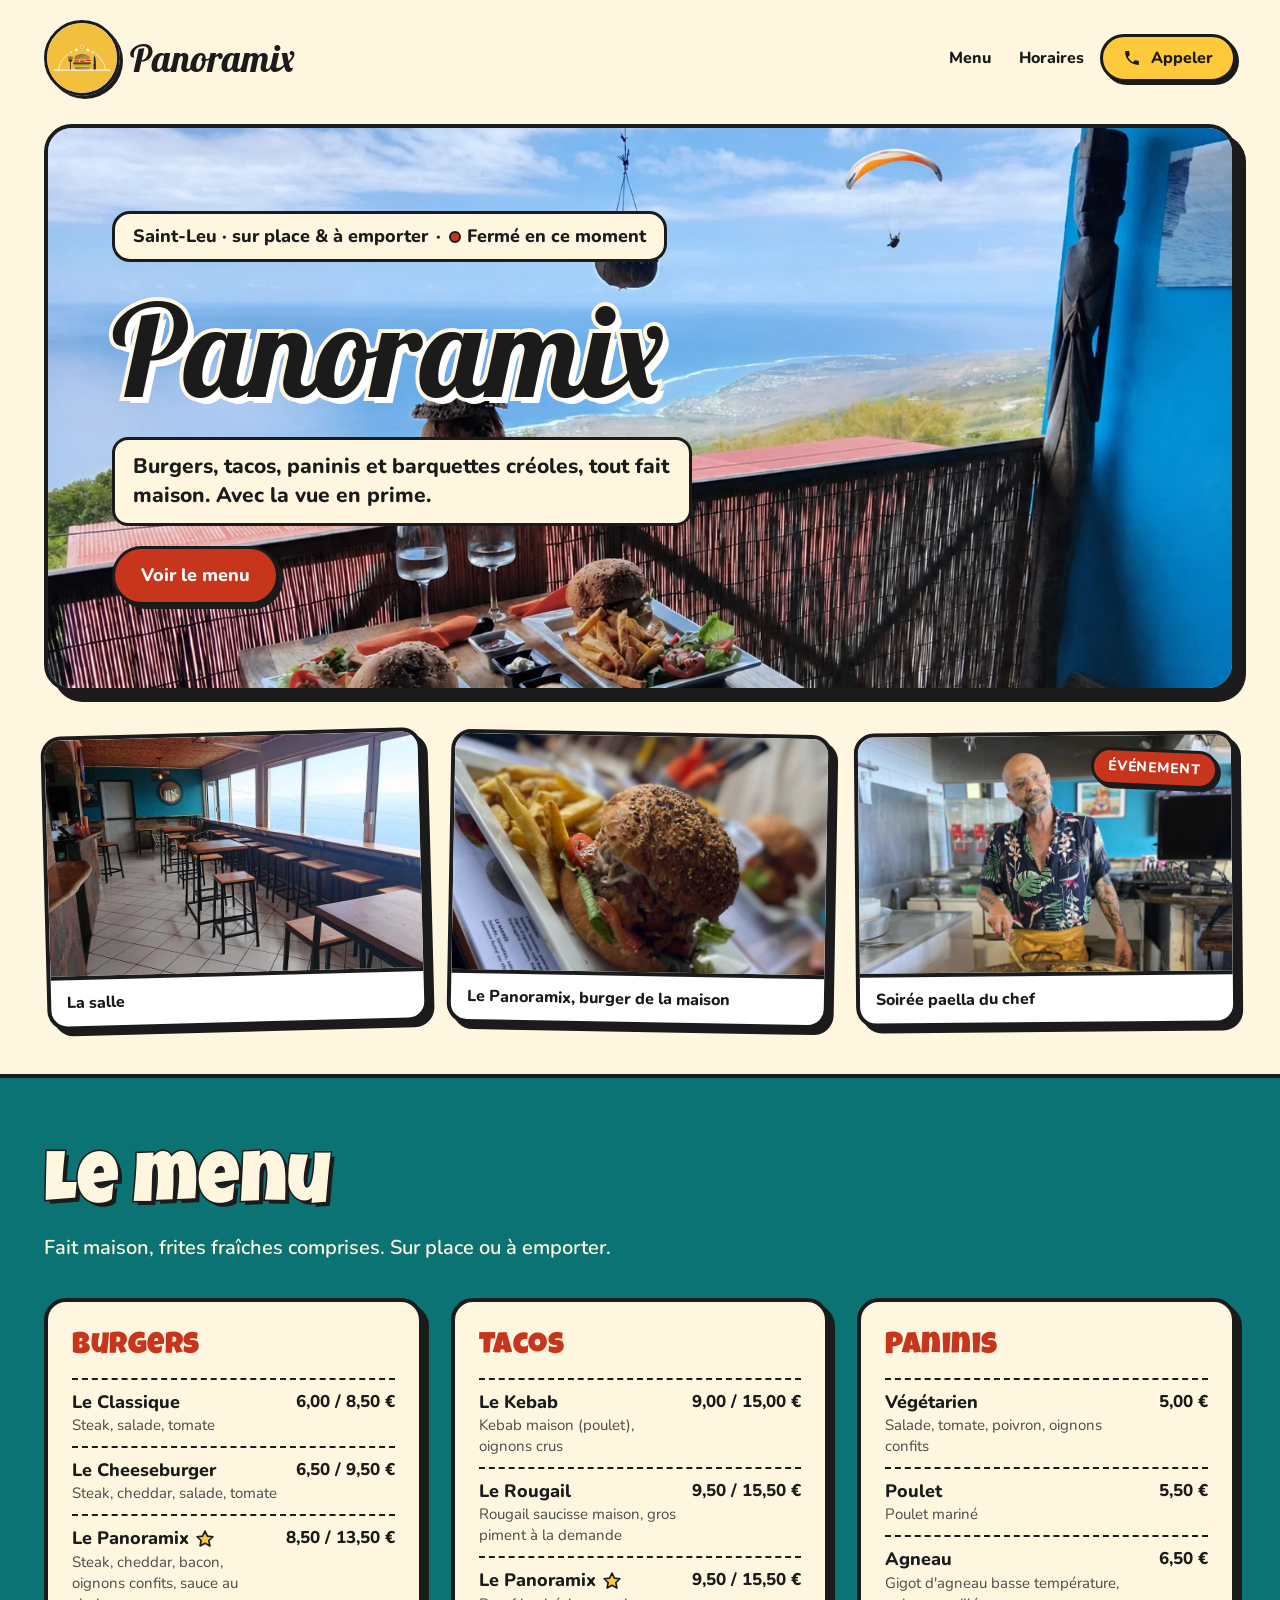
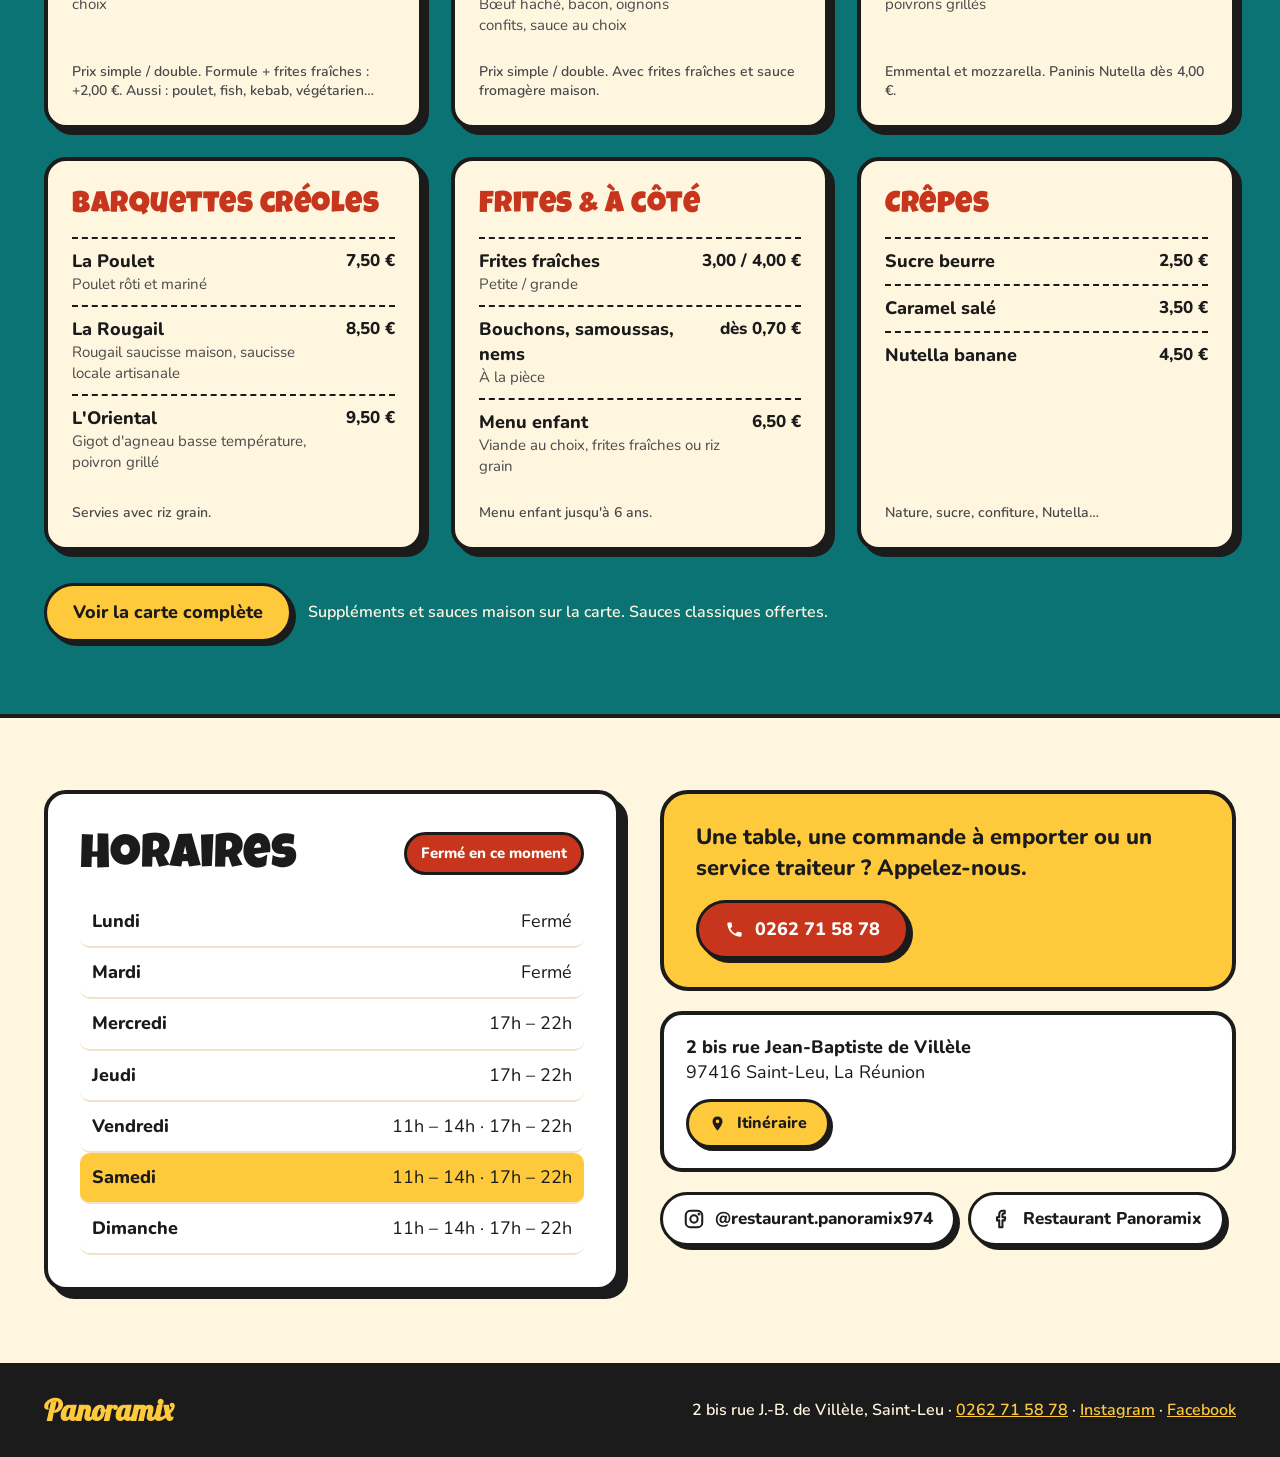
<file: index.html>
<!doctype html>
<html lang="fr">
<head>
  <meta charset="utf-8">
  <meta name="viewport" content="width=device-width, initial-scale=1">
  <title>Panoramix – Restaurant à Saint-Leu, La Réunion | Burgers, tacos, paninis</title>
  <meta name="description" content="Restaurant Panoramix à Saint-Leu (La Réunion) : burgers, tacos, paninis et barquettes créoles faits maison, sur place ou à emporter, avec vue sur la côte ouest.">
  <meta name="theme-color" content="#FFC93C">
  <link rel="canonical" href="https://panoramix.re/">

  <meta property="og:type" content="restaurant">
  <meta property="og:site_name" content="Panoramix">
  <meta property="og:url" content="https://panoramix.re/">
  <meta property="og:title" content="Panoramix – Restaurant à Saint-Leu">
  <meta property="og:description" content="Burgers, tacos, paninis et barquettes créoles faits maison, avec la vue en prime.">
  <meta property="og:image" content="https://panoramix.re/assets/og-image.jpg">
  <meta property="og:image:width" content="1200">
  <meta property="og:image:height" content="630">
  <meta property="og:image:alt" content="Deux burgers maison sur la terrasse du Panoramix, face à l'océan et à la côte ouest de La Réunion">
  <meta property="og:locale" content="fr_FR">
  <meta name="twitter:card" content="summary_large_image">

  <link rel="icon" href="assets/logo.svg" type="image/svg+xml">
  <link rel="stylesheet" href="css/styles.css">

  <script type="application/ld+json">
  {
    "@context": "https://schema.org",
    "@type": "Restaurant",
    "@id": "https://panoramix.re/#restaurant",
    "name": "Restaurant Panoramix",
    "url": "https://panoramix.re/",
    "image": [
      "https://panoramix.re/assets/og-image.jpg",
      "https://panoramix.re/assets/salle.webp",
      "https://panoramix.re/assets/burger.webp"
    ],
    "logo": "https://panoramix.re/assets/logo.svg",
    "description": "Burgers, tacos, paninis et barquettes créoles faits maison, sur place ou à emporter, avec vue sur la côte ouest de La Réunion.",
    "hasMenu": "https://panoramix.re/carte.html",
    "servesCuisine": ["Burgers", "Tacos", "Paninis", "Cuisine créole"],
    "priceRange": "€€",
    "telephone": "+262262715878",
    "address": {
      "@type": "PostalAddress",
      "streetAddress": "2 bis rue Jean-Baptiste de Villèle",
      "postalCode": "97416",
      "addressLocality": "Saint-Leu",
      "addressRegion": "La Réunion",
      "addressCountry": "FR"
    },
    "openingHoursSpecification": [
      { "@type": "OpeningHoursSpecification", "dayOfWeek": ["Wednesday", "Thursday"], "opens": "17:00", "closes": "22:00" },
      { "@type": "OpeningHoursSpecification", "dayOfWeek": ["Friday", "Saturday", "Sunday"], "opens": "11:00", "closes": "14:00" },
      { "@type": "OpeningHoursSpecification", "dayOfWeek": ["Friday", "Saturday", "Sunday"], "opens": "17:00", "closes": "22:00" }
    ],
    "sameAs": [
      "https://www.instagram.com/restaurant.panoramix974/",
      "https://www.facebook.com/profile.php?id=100057109673947"
    ]
  }
  </script>
</head>
<body>
  <a class="skip-link" href="#menu">Aller au menu</a>

  <header class="site-header container">
    <a class="brand" href="#top" aria-label="Panoramix, accueil">
      <img class="brand__logo" src="assets/logo.svg" alt="" width="76" height="76">
      <span class="brand__name">Panoramix</span>
    </a>
    <nav class="site-nav" aria-label="Navigation principale">
      <a href="#menu">Menu</a>
      <a href="#horaires">Horaires</a>
      <a class="btn btn--yellow btn--small" href="tel:+262262715878">Appeler</a>
    </nav>
  </header>

  <main id="top">
    <!-- Hero -->
    <section class="container hero-wrap">
      <div class="hero">
        <img class="hero__art" src="assets/hero.webp" width="1448" height="1086" fetchpriority="high"
             alt="La terrasse du Panoramix : deux burgers maison face à l'océan, un parapente au-dessus de la côte ouest">
        <div class="hero__content">
          <p class="bubble hero__tag">
            <span>Saint-Leu · sur place &amp; à emporter</span>
            <span class="hero__tag-sep" aria-hidden="true">·</span>
            <a class="status" href="#horaires" data-open-status>
              <span class="status__dot" aria-hidden="true"></span>
              <span class="status__label">Horaires</span>
            </a>
          </p>
          <h1 class="hero__title">Panoramix</h1>
          <p class="bubble hero__lead">Burgers, tacos, paninis et barquettes créoles, tout fait maison. Avec la vue en prime.</p>
          <div class="hero__actions">
            <a class="btn btn--red" href="#menu">Voir le menu</a>
          </div>
        </div>
      </div>

      <div class="polaroids">
        <figure class="polaroid polaroid--tilt-left">
          <img src="assets/salle.webp" width="960" height="540" loading="lazy"
               alt="La salle du Panoramix : tables hautes en bois le long de grandes baies vitrées donnant sur l'océan">
          <figcaption>La salle</figcaption>
        </figure>
        <figure class="polaroid polaroid--tilt-right">
          <img class="polaroid__img--burger" src="assets/burger.webp" width="1500" height="2000" loading="lazy"
               alt="Burger maison au pain aux graines, salade, tomate et sauce fromagère, servi avec des frites fraîches">
          <figcaption>Le Panoramix, burger de la maison</figcaption>
        </figure>
        <figure class="polaroid polaroid--tilt-slight">
          <span class="polaroid__badge">Événement</span>
          <img class="polaroid__img--paella" src="assets/paella.webp" width="1500" height="2000" loading="lazy"
               alt="Le cuisinier en chemise hawaïenne devant une paella géante aux moules et aux crevettes">
          <figcaption>Soirée paella du chef</figcaption>
        </figure>
      </div>
    </section>

    <!-- Menu -->
    <section id="menu" class="menu">
      <div class="container">
        <h2 class="section-title section-title--light">Le menu</h2>
        <p class="menu__intro">Fait maison, frites fraîches comprises. Sur place ou à emporter.</p>

        <div class="menu__grid">
          <article class="menu-card">
            <h3 class="menu-card__title">Burgers</h3>
            <ul class="menu-card__list">
              <li class="dish"><div><p class="dish__name">Le Classique</p><p class="dish__desc">Steak, salade, tomate</p></div><p class="dish__price">6,00 / 8,50 €</p></li>
              <li class="dish"><div><p class="dish__name">Le Cheeseburger</p><p class="dish__desc">Steak, cheddar, salade, tomate</p></div><p class="dish__price">6,50 / 9,50 €</p></li>
              <li class="dish"><div><p class="dish__name">Le Panoramix <span class="star" role="img" aria-label="Spécialité de la maison" title="Spécialité de la maison"></span></p><p class="dish__desc">Steak, cheddar, bacon, oignons confits, sauce au choix</p></div><p class="dish__price">8,50 / 13,50 €</p></li>
            </ul>
            <p class="menu-card__note">Prix simple / double. Formule + frites fraîches : +2,00 €. Aussi : poulet, fish, kebab, végétarien…</p>
          </article>

          <article class="menu-card">
            <h3 class="menu-card__title">Tacos</h3>
            <ul class="menu-card__list">
              <li class="dish"><div><p class="dish__name">Le Kebab</p><p class="dish__desc">Kebab maison (poulet), oignons crus</p></div><p class="dish__price">9,00 / 15,00 €</p></li>
              <li class="dish"><div><p class="dish__name">Le Rougail</p><p class="dish__desc">Rougail saucisse maison, gros piment à la demande</p></div><p class="dish__price">9,50 / 15,50 €</p></li>
              <li class="dish"><div><p class="dish__name">Le Panoramix <span class="star" role="img" aria-label="Spécialité de la maison" title="Spécialité de la maison"></span></p><p class="dish__desc">Bœuf haché, bacon, oignons confits, sauce au choix</p></div><p class="dish__price">9,50 / 15,50 €</p></li>
            </ul>
            <p class="menu-card__note">Prix simple / double. Avec frites fraîches et sauce fromagère maison.</p>
          </article>

          <article class="menu-card">
            <h3 class="menu-card__title">Paninis</h3>
            <ul class="menu-card__list">
              <li class="dish"><div><p class="dish__name">Végétarien</p><p class="dish__desc">Salade, tomate, poivron, oignons confits</p></div><p class="dish__price">5,00 €</p></li>
              <li class="dish"><div><p class="dish__name">Poulet</p><p class="dish__desc">Poulet mariné</p></div><p class="dish__price">5,50 €</p></li>
              <li class="dish"><div><p class="dish__name">Agneau</p><p class="dish__desc">Gigot d'agneau basse température, poivrons grillés</p></div><p class="dish__price">6,50 €</p></li>
            </ul>
            <p class="menu-card__note">Emmental et mozzarella. Paninis Nutella dès 4,00 €.</p>
          </article>

          <article class="menu-card">
            <h3 class="menu-card__title">Barquettes créoles</h3>
            <ul class="menu-card__list">
              <li class="dish"><div><p class="dish__name">La Poulet</p><p class="dish__desc">Poulet rôti et mariné</p></div><p class="dish__price">7,50 €</p></li>
              <li class="dish"><div><p class="dish__name">La Rougail</p><p class="dish__desc">Rougail saucisse maison, saucisse locale artisanale</p></div><p class="dish__price">8,50 €</p></li>
              <li class="dish"><div><p class="dish__name">L'Oriental</p><p class="dish__desc">Gigot d'agneau basse température, poivron grillé</p></div><p class="dish__price">9,50 €</p></li>
            </ul>
            <p class="menu-card__note">Servies avec riz grain.</p>
          </article>

          <article class="menu-card">
            <h3 class="menu-card__title">Frites &amp; à côté</h3>
            <ul class="menu-card__list">
              <li class="dish"><div><p class="dish__name">Frites fraîches</p><p class="dish__desc">Petite / grande</p></div><p class="dish__price">3,00 / 4,00 €</p></li>
              <li class="dish"><div><p class="dish__name">Bouchons, samoussas, nems</p><p class="dish__desc">À la pièce</p></div><p class="dish__price">dès 0,70 €</p></li>
              <li class="dish"><div><p class="dish__name">Menu enfant</p><p class="dish__desc">Viande au choix, frites fraîches ou riz grain</p></div><p class="dish__price">6,50 €</p></li>
            </ul>
            <p class="menu-card__note">Menu enfant jusqu'à 6 ans.</p>
          </article>

          <article class="menu-card">
            <h3 class="menu-card__title">Crêpes</h3>
            <ul class="menu-card__list">
              <li class="dish"><div><p class="dish__name">Sucre beurre</p></div><p class="dish__price">2,50 €</p></li>
              <li class="dish"><div><p class="dish__name">Caramel salé</p></div><p class="dish__price">3,50 €</p></li>
              <li class="dish"><div><p class="dish__name">Nutella banane</p></div><p class="dish__price">4,50 €</p></li>
            </ul>
            <p class="menu-card__note">Nature, sucre, confiture, Nutella…</p>
          </article>
        </div>

        <div class="menu__footer">
          <a class="btn btn--yellow" href="carte.html">Voir la carte complète</a>
          <p>Suppléments et sauces maison sur la carte. Sauces classiques offertes.</p>
        </div>
      </div>
    </section>

    <!-- Opening hours & access -->
    <section id="horaires" class="container info">
      <div class="card hours">
        <div class="hours__head">
          <h2 class="section-title">Horaires</h2>
          <span class="badge" data-open-badge>Horaires</span>
        </div>
        <ul class="hours__list">
          <li data-day="1"><span>Lundi</span><span>Fermé</span></li>
          <li data-day="2"><span>Mardi</span><span>Fermé</span></li>
          <li data-day="3"><span>Mercredi</span><span>17h – 22h</span></li>
          <li data-day="4"><span>Jeudi</span><span>17h – 22h</span></li>
          <li data-day="5"><span>Vendredi</span><span>11h – 14h · 17h – 22h</span></li>
          <li data-day="6"><span>Samedi</span><span>11h – 14h · 17h – 22h</span></li>
          <li data-day="0"><span>Dimanche</span><span>11h – 14h · 17h – 22h</span></li>
        </ul>
      </div>

      <div id="acces" class="info__side">
        <div class="call-box">
          <p>Une table, une commande à emporter ou un service traiteur ? Appelez-nous.</p>
          <a class="btn btn--red" href="tel:+262262715878">0262 71 58 78</a>
        </div>

        <div class="card address">
          <p class="address__lines"><strong>2 bis rue Jean-Baptiste de Villèle</strong><br>97416 Saint-Leu, La Réunion</p>
          <a class="btn btn--yellow btn--small address__link" href="https://www.google.com/maps/dir/?api=1&amp;destination=-21.1275215%2C55.3008205" target="_blank" rel="noopener">Itinéraire</a>
        </div>

        <div class="socials">
          <a class="btn btn--light" href="https://www.instagram.com/restaurant.panoramix974/" target="_blank" rel="noopener">
            <svg width="22" height="22" viewBox="0 0 24 24" fill="none" stroke="currentColor" stroke-width="2.2" stroke-linecap="round" stroke-linejoin="round" aria-hidden="true"><rect x="3" y="3" width="18" height="18" rx="5"/><circle cx="12" cy="12" r="4"/><circle cx="17.5" cy="6.5" r="0.6" fill="currentColor"/></svg>
            @restaurant.panoramix974
          </a>
          <a class="btn btn--light" href="https://www.facebook.com/profile.php?id=100057109673947" target="_blank" rel="noopener">
            <svg width="22" height="22" viewBox="0 0 24 24" fill="none" stroke="currentColor" stroke-width="2.2" stroke-linecap="round" stroke-linejoin="round" aria-hidden="true"><path d="M15 3h-2.5A3.5 3.5 0 0 0 9 6.5V10H6.5v3.5H9V21h3.5v-7.5H15l.5-3.5h-3V7a1 1 0 0 1 1-1H15z"/></svg>
            Restaurant Panoramix
          </a>
        </div>
      </div>
    </section>
  </main>

  <footer class="site-footer">
    <div class="container site-footer__inner">
      <span class="brand__name brand__name--footer">Panoramix</span>
      <p>2 bis rue J.-B. de Villèle, Saint-Leu · <a class="nowrap" href="tel:+262262715878">0262 71 58 78</a> · <a href="https://www.instagram.com/restaurant.panoramix974/" target="_blank" rel="noopener">Instagram</a> · <a href="https://www.facebook.com/profile.php?id=100057109673947" target="_blank" rel="noopener">Facebook</a></p>
    </div>
  </footer>

  <script src="js/main.js" defer></script>
</body>
</html>
</file>
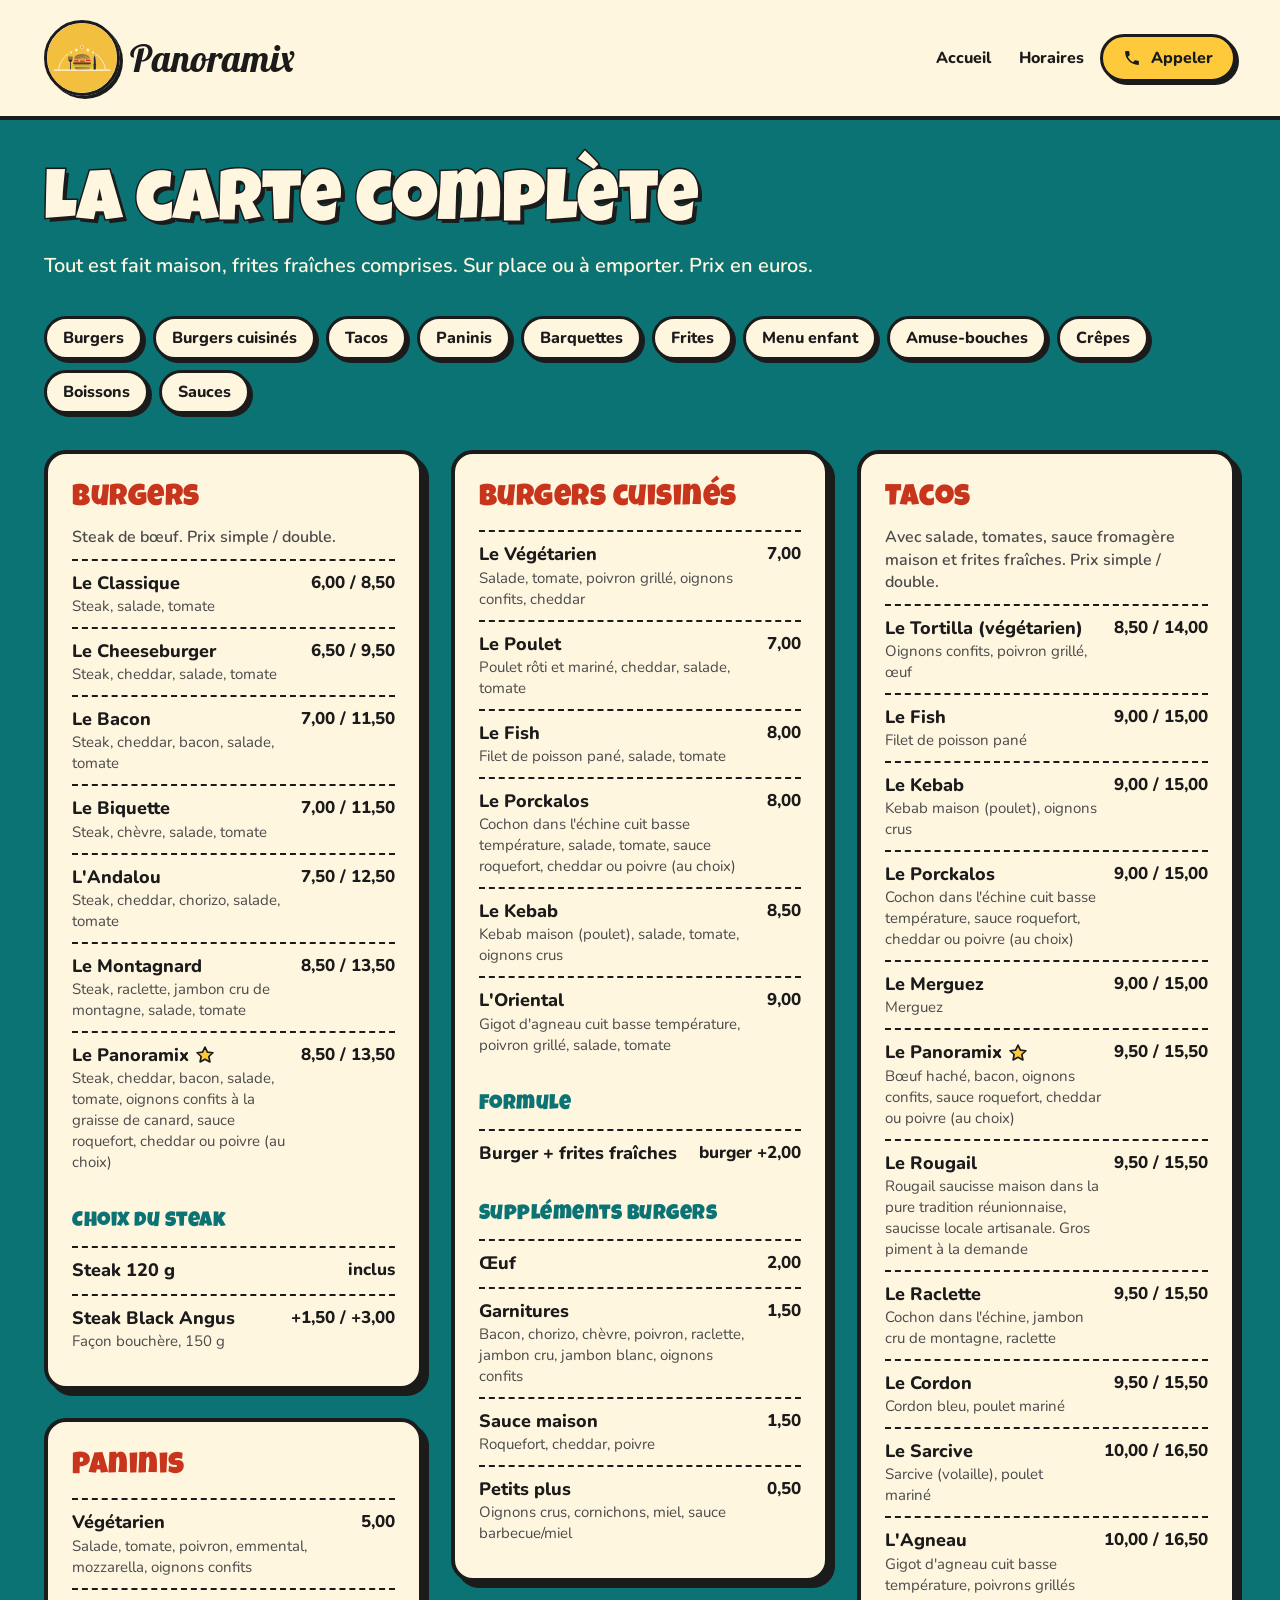
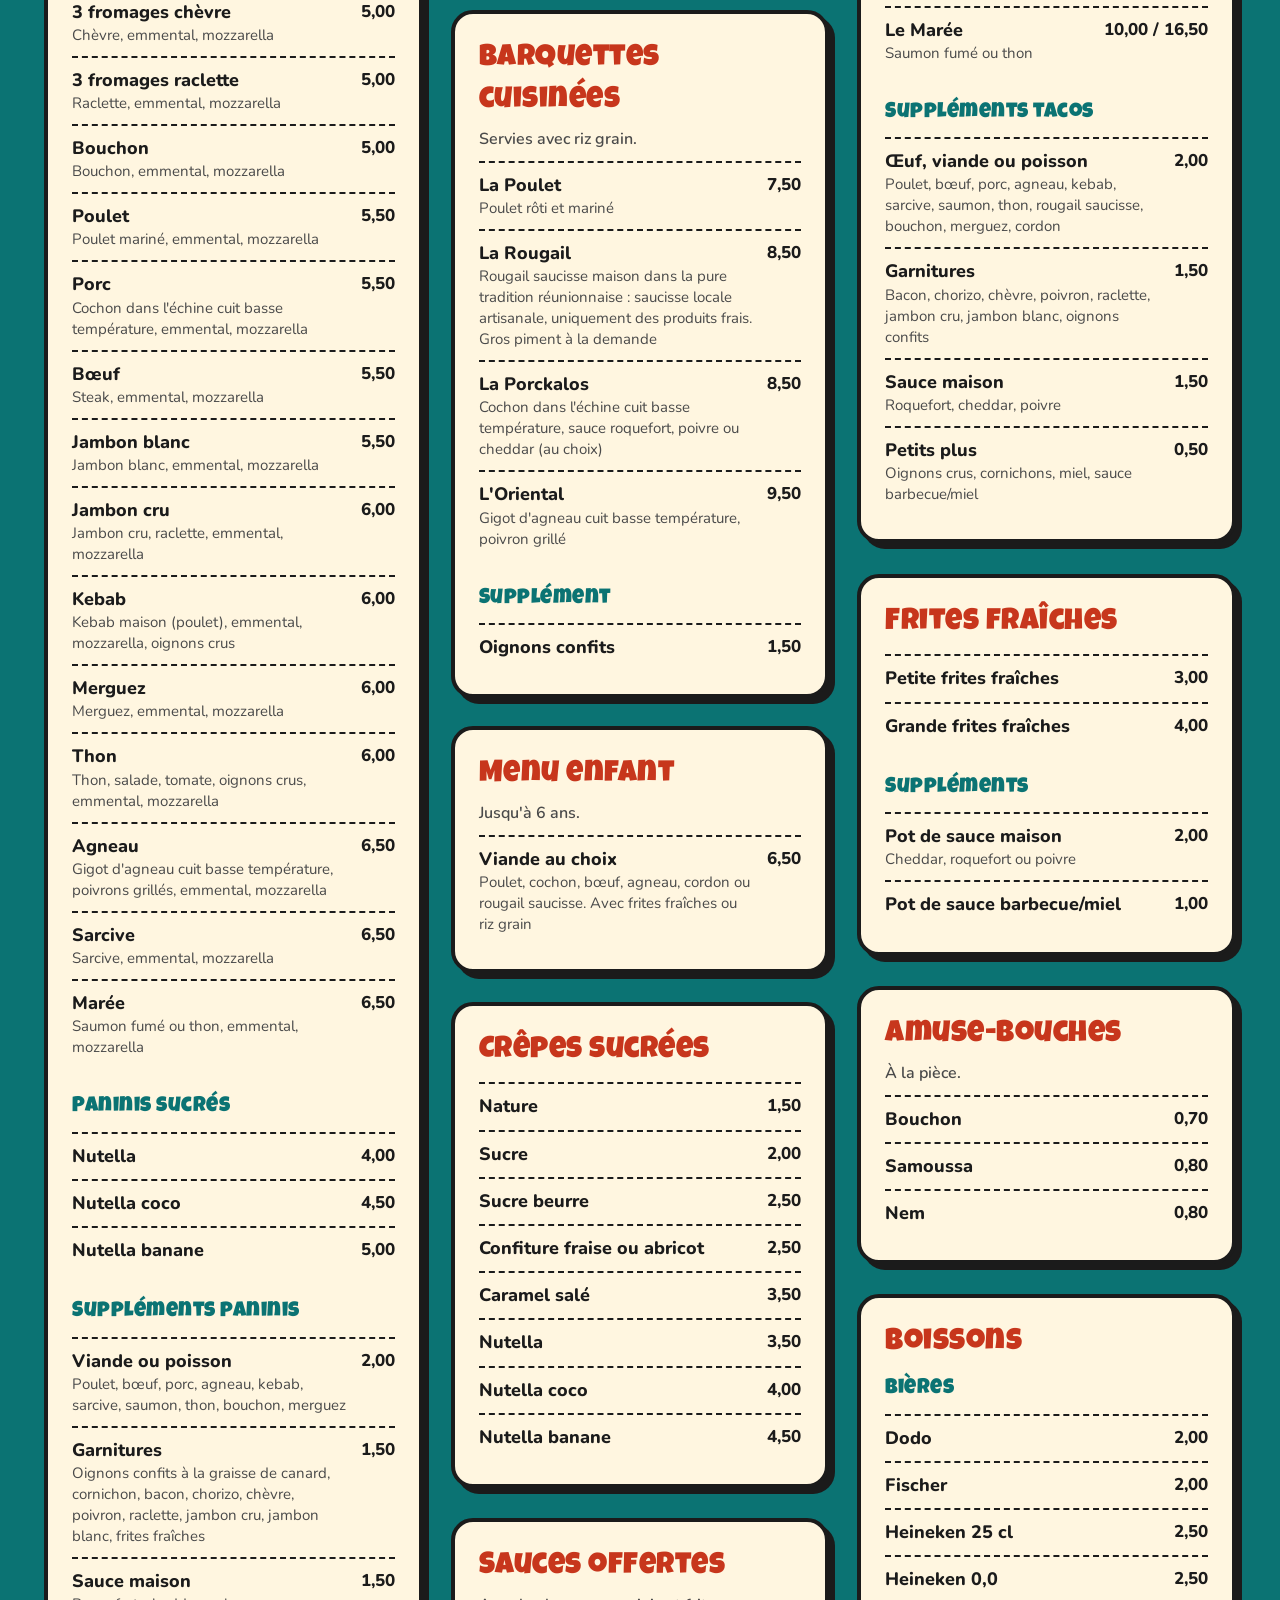
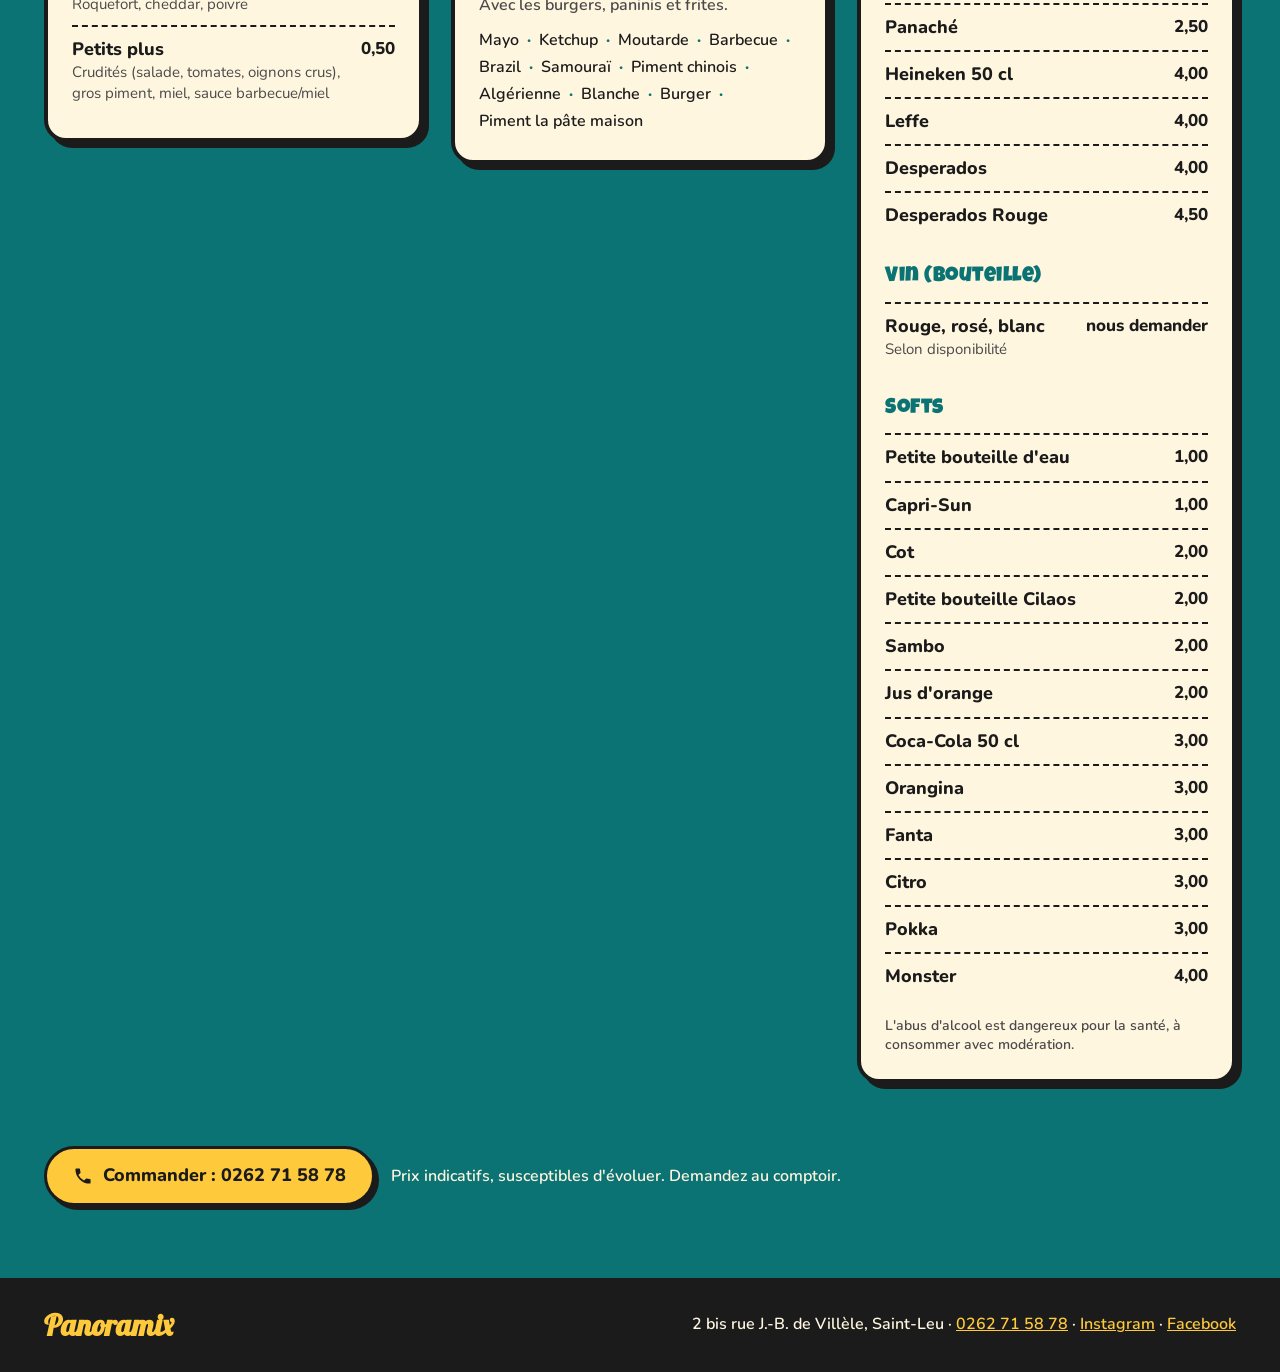
<file: carte.html>
<!doctype html>
<html lang="fr">
<head>
  <meta charset="utf-8">
  <meta name="viewport" content="width=device-width, initial-scale=1">
  <title>La carte complète – Panoramix, Saint-Leu</title>
  <meta name="description" content="La carte complète du restaurant Panoramix à Saint-Leu : burgers, tacos, paninis, barquettes créoles, frites fraîches, amuse-bouches, crêpes et boissons, avec les prix.">
  <meta name="theme-color" content="#FFC93C">
  <link rel="canonical" href="https://panoramix.re/carte.html">

  <meta property="og:type" content="website">
  <meta property="og:site_name" content="Panoramix">
  <meta property="og:url" content="https://panoramix.re/carte.html">
  <meta property="og:title" content="La carte complète – Panoramix">
  <meta property="og:description" content="Burgers, tacos, paninis, barquettes créoles, crêpes et boissons : tous les prix.">
  <meta property="og:image" content="https://panoramix.re/assets/og-image.jpg">
  <meta property="og:image:width" content="1200">
  <meta property="og:image:height" content="630">
  <meta property="og:locale" content="fr_FR">
  <meta name="twitter:card" content="summary_large_image">

  <link rel="icon" href="assets/logo.svg" type="image/svg+xml">
  <link rel="stylesheet" href="css/styles.css">
</head>
<body>
  <a class="skip-link" href="#carte">Aller à la carte</a>

  <header class="site-header container">
    <a class="brand" href="index.html" aria-label="Panoramix, accueil">
      <img class="brand__logo" src="assets/logo.svg" alt="" width="76" height="76">
      <span class="brand__name">Panoramix</span>
    </a>
    <nav class="site-nav" aria-label="Navigation principale">
      <a href="index.html">Accueil</a>
      <a href="index.html#horaires">Horaires</a>
      <a class="btn btn--yellow btn--small" href="tel:+262262715878">Appeler</a>
    </nav>
  </header>

  <main id="carte" class="menu menu--page">
    <div class="container">
      <h1 class="section-title section-title--light">La carte complète</h1>
      <p class="menu__intro">Tout est fait maison, frites fraîches comprises. Sur place ou à emporter. Prix en euros.</p>

      <nav class="chips" aria-label="Catégories de la carte">
        <a href="#burgers">Burgers</a>
        <a href="#burgers-cuisines">Burgers cuisinés</a>
        <a href="#tacos">Tacos</a>
        <a href="#paninis">Paninis</a>
        <a href="#barquettes">Barquettes</a>
        <a href="#frites">Frites</a>
        <a href="#enfant">Menu enfant</a>
        <a href="#amuse-bouches">Amuse-bouches</a>
        <a href="#crepes">Crêpes</a>
        <a href="#boissons">Boissons</a>
        <a href="#sauces">Sauces</a>
      </nav>

      <div class="menu__grid menu__grid--full">

        <!-- Burgers -->
        <article id="burgers" class="menu-card">
          <h2 class="menu-card__title">Burgers</h2>
          <p class="menu-card__lead">Steak de bœuf. Prix simple / double.</p>
          <ul class="menu-card__list">
            <li class="dish"><div><p class="dish__name">Le Classique</p><p class="dish__desc">Steak, salade, tomate</p></div><p class="dish__price">6,00 / 8,50</p></li>
            <li class="dish"><div><p class="dish__name">Le Cheeseburger</p><p class="dish__desc">Steak, cheddar, salade, tomate</p></div><p class="dish__price">6,50 / 9,50</p></li>
            <li class="dish"><div><p class="dish__name">Le Bacon</p><p class="dish__desc">Steak, cheddar, bacon, salade, tomate</p></div><p class="dish__price">7,00 / 11,50</p></li>
            <li class="dish"><div><p class="dish__name">Le Biquette</p><p class="dish__desc">Steak, chèvre, salade, tomate</p></div><p class="dish__price">7,00 / 11,50</p></li>
            <li class="dish"><div><p class="dish__name">L'Andalou</p><p class="dish__desc">Steak, cheddar, chorizo, salade, tomate</p></div><p class="dish__price">7,50 / 12,50</p></li>
            <li class="dish"><div><p class="dish__name">Le Montagnard</p><p class="dish__desc">Steak, raclette, jambon cru de montagne, salade, tomate</p></div><p class="dish__price">8,50 / 13,50</p></li>
            <li class="dish"><div><p class="dish__name">Le Panoramix <span class="star" role="img" aria-label="Spécialité de la maison" title="Spécialité de la maison"></span></p><p class="dish__desc">Steak, cheddar, bacon, salade, tomate, oignons confits à la graisse de canard, sauce roquefort, cheddar ou poivre (au choix)</p></div><p class="dish__price">8,50 / 13,50</p></li>
          </ul>
          <h3 class="menu-card__sub">Choix du steak</h3>
          <ul class="menu-card__list">
            <li class="dish"><div><p class="dish__name">Steak 120 g</p></div><p class="dish__price">inclus</p></li>
            <li class="dish"><div><p class="dish__name">Steak Black Angus</p><p class="dish__desc">Façon bouchère, 150 g</p></div><p class="dish__price">+1,50 / +3,00</p></li>
          </ul>
        </article>

        <!-- Burgers cuisinés -->
        <article id="burgers-cuisines" class="menu-card">
          <h2 class="menu-card__title">Burgers cuisinés</h2>
          <ul class="menu-card__list">
            <li class="dish"><div><p class="dish__name">Le Végétarien</p><p class="dish__desc">Salade, tomate, poivron grillé, oignons confits, cheddar</p></div><p class="dish__price">7,00</p></li>
            <li class="dish"><div><p class="dish__name">Le Poulet</p><p class="dish__desc">Poulet rôti et mariné, cheddar, salade, tomate</p></div><p class="dish__price">7,00</p></li>
            <li class="dish"><div><p class="dish__name">Le Fish</p><p class="dish__desc">Filet de poisson pané, salade, tomate</p></div><p class="dish__price">8,00</p></li>
            <li class="dish"><div><p class="dish__name">Le Porckalos</p><p class="dish__desc">Cochon dans l'échine cuit basse température, salade, tomate, sauce roquefort, cheddar ou poivre (au choix)</p></div><p class="dish__price">8,00</p></li>
            <li class="dish"><div><p class="dish__name">Le Kebab</p><p class="dish__desc">Kebab maison (poulet), salade, tomate, oignons crus</p></div><p class="dish__price">8,50</p></li>
            <li class="dish"><div><p class="dish__name">L'Oriental</p><p class="dish__desc">Gigot d'agneau cuit basse température, poivron grillé, salade, tomate</p></div><p class="dish__price">9,00</p></li>
          </ul>
          <h3 class="menu-card__sub">Formule</h3>
          <ul class="menu-card__list">
            <li class="dish"><div><p class="dish__name">Burger + frites fraîches</p></div><p class="dish__price">burger +2,00</p></li>
          </ul>
          <h3 class="menu-card__sub">Suppléments burgers</h3>
          <ul class="menu-card__list">
            <li class="dish"><div><p class="dish__name">Œuf</p></div><p class="dish__price">2,00</p></li>
            <li class="dish"><div><p class="dish__name">Garnitures</p><p class="dish__desc">Bacon, chorizo, chèvre, poivron, raclette, jambon cru, jambon blanc, oignons confits</p></div><p class="dish__price">1,50</p></li>
            <li class="dish"><div><p class="dish__name">Sauce maison</p><p class="dish__desc">Roquefort, cheddar, poivre</p></div><p class="dish__price">1,50</p></li>
            <li class="dish"><div><p class="dish__name">Petits plus</p><p class="dish__desc">Oignons crus, cornichons, miel, sauce barbecue/miel</p></div><p class="dish__price">0,50</p></li>
          </ul>
        </article>

        <!-- Tacos -->
        <article id="tacos" class="menu-card">
          <h2 class="menu-card__title">Tacos</h2>
          <p class="menu-card__lead">Avec salade, tomates, sauce fromagère maison et frites fraîches. Prix simple / double.</p>
          <ul class="menu-card__list">
            <li class="dish"><div><p class="dish__name">Le Tortilla (végétarien)</p><p class="dish__desc">Oignons confits, poivron grillé, œuf</p></div><p class="dish__price">8,50 / 14,00</p></li>
            <li class="dish"><div><p class="dish__name">Le Fish</p><p class="dish__desc">Filet de poisson pané</p></div><p class="dish__price">9,00 / 15,00</p></li>
            <li class="dish"><div><p class="dish__name">Le Kebab</p><p class="dish__desc">Kebab maison (poulet), oignons crus</p></div><p class="dish__price">9,00 / 15,00</p></li>
            <li class="dish"><div><p class="dish__name">Le Porckalos</p><p class="dish__desc">Cochon dans l'échine cuit basse température, sauce roquefort, cheddar ou poivre (au choix)</p></div><p class="dish__price">9,00 / 15,00</p></li>
            <li class="dish"><div><p class="dish__name">Le Merguez</p><p class="dish__desc">Merguez</p></div><p class="dish__price">9,00 / 15,00</p></li>
            <li class="dish"><div><p class="dish__name">Le Panoramix <span class="star" role="img" aria-label="Spécialité de la maison" title="Spécialité de la maison"></span></p><p class="dish__desc">Bœuf haché, bacon, oignons confits, sauce roquefort, cheddar ou poivre (au choix)</p></div><p class="dish__price">9,50 / 15,50</p></li>
            <li class="dish"><div><p class="dish__name">Le Rougail</p><p class="dish__desc">Rougail saucisse maison dans la pure tradition réunionnaise, saucisse locale artisanale. Gros piment à la demande</p></div><p class="dish__price">9,50 / 15,50</p></li>
            <li class="dish"><div><p class="dish__name">Le Raclette</p><p class="dish__desc">Cochon dans l'échine, jambon cru de montagne, raclette</p></div><p class="dish__price">9,50 / 15,50</p></li>
            <li class="dish"><div><p class="dish__name">Le Cordon</p><p class="dish__desc">Cordon bleu, poulet mariné</p></div><p class="dish__price">9,50 / 15,50</p></li>
            <li class="dish"><div><p class="dish__name">Le Sarcive</p><p class="dish__desc">Sarcive (volaille), poulet mariné</p></div><p class="dish__price">10,00 / 16,50</p></li>
            <li class="dish"><div><p class="dish__name">L'Agneau</p><p class="dish__desc">Gigot d'agneau cuit basse température, poivrons grillés</p></div><p class="dish__price">10,00 / 16,50</p></li>
            <li class="dish"><div><p class="dish__name">Le Marée</p><p class="dish__desc">Saumon fumé ou thon</p></div><p class="dish__price">10,00 / 16,50</p></li>
          </ul>
          <h3 class="menu-card__sub">Suppléments tacos</h3>
          <ul class="menu-card__list">
            <li class="dish"><div><p class="dish__name">Œuf, viande ou poisson</p><p class="dish__desc">Poulet, bœuf, porc, agneau, kebab, sarcive, saumon, thon, rougail saucisse, bouchon, merguez, cordon</p></div><p class="dish__price">2,00</p></li>
            <li class="dish"><div><p class="dish__name">Garnitures</p><p class="dish__desc">Bacon, chorizo, chèvre, poivron, raclette, jambon cru, jambon blanc, oignons confits</p></div><p class="dish__price">1,50</p></li>
            <li class="dish"><div><p class="dish__name">Sauce maison</p><p class="dish__desc">Roquefort, cheddar, poivre</p></div><p class="dish__price">1,50</p></li>
            <li class="dish"><div><p class="dish__name">Petits plus</p><p class="dish__desc">Oignons crus, cornichons, miel, sauce barbecue/miel</p></div><p class="dish__price">0,50</p></li>
          </ul>
        </article>

        <!-- Paninis -->
        <article id="paninis" class="menu-card">
          <h2 class="menu-card__title">Paninis</h2>
          <ul class="menu-card__list">
            <li class="dish"><div><p class="dish__name">Végétarien</p><p class="dish__desc">Salade, tomate, poivron, emmental, mozzarella, oignons confits</p></div><p class="dish__price">5,00</p></li>
            <li class="dish"><div><p class="dish__name">3 fromages chèvre</p><p class="dish__desc">Chèvre, emmental, mozzarella</p></div><p class="dish__price">5,00</p></li>
            <li class="dish"><div><p class="dish__name">3 fromages raclette</p><p class="dish__desc">Raclette, emmental, mozzarella</p></div><p class="dish__price">5,00</p></li>
            <li class="dish"><div><p class="dish__name">Bouchon</p><p class="dish__desc">Bouchon, emmental, mozzarella</p></div><p class="dish__price">5,00</p></li>
            <li class="dish"><div><p class="dish__name">Poulet</p><p class="dish__desc">Poulet mariné, emmental, mozzarella</p></div><p class="dish__price">5,50</p></li>
            <li class="dish"><div><p class="dish__name">Porc</p><p class="dish__desc">Cochon dans l'échine cuit basse température, emmental, mozzarella</p></div><p class="dish__price">5,50</p></li>
            <li class="dish"><div><p class="dish__name">Bœuf</p><p class="dish__desc">Steak, emmental, mozzarella</p></div><p class="dish__price">5,50</p></li>
            <li class="dish"><div><p class="dish__name">Jambon blanc</p><p class="dish__desc">Jambon blanc, emmental, mozzarella</p></div><p class="dish__price">5,50</p></li>
            <li class="dish"><div><p class="dish__name">Jambon cru</p><p class="dish__desc">Jambon cru, raclette, emmental, mozzarella</p></div><p class="dish__price">6,00</p></li>
            <li class="dish"><div><p class="dish__name">Kebab</p><p class="dish__desc">Kebab maison (poulet), emmental, mozzarella, oignons crus</p></div><p class="dish__price">6,00</p></li>
            <li class="dish"><div><p class="dish__name">Merguez</p><p class="dish__desc">Merguez, emmental, mozzarella</p></div><p class="dish__price">6,00</p></li>
            <li class="dish"><div><p class="dish__name">Thon</p><p class="dish__desc">Thon, salade, tomate, oignons crus, emmental, mozzarella</p></div><p class="dish__price">6,00</p></li>
            <li class="dish"><div><p class="dish__name">Agneau</p><p class="dish__desc">Gigot d'agneau cuit basse température, poivrons grillés, emmental, mozzarella</p></div><p class="dish__price">6,50</p></li>
            <li class="dish"><div><p class="dish__name">Sarcive</p><p class="dish__desc">Sarcive, emmental, mozzarella</p></div><p class="dish__price">6,50</p></li>
            <li class="dish"><div><p class="dish__name">Marée</p><p class="dish__desc">Saumon fumé ou thon, emmental, mozzarella</p></div><p class="dish__price">6,50</p></li>
          </ul>
          <h3 class="menu-card__sub">Paninis sucrés</h3>
          <ul class="menu-card__list">
            <li class="dish"><div><p class="dish__name">Nutella</p></div><p class="dish__price">4,00</p></li>
            <li class="dish"><div><p class="dish__name">Nutella coco</p></div><p class="dish__price">4,50</p></li>
            <li class="dish"><div><p class="dish__name">Nutella banane</p></div><p class="dish__price">5,00</p></li>
          </ul>
          <h3 class="menu-card__sub">Suppléments paninis</h3>
          <ul class="menu-card__list">
            <li class="dish"><div><p class="dish__name">Viande ou poisson</p><p class="dish__desc">Poulet, bœuf, porc, agneau, kebab, sarcive, saumon, thon, bouchon, merguez</p></div><p class="dish__price">2,00</p></li>
            <li class="dish"><div><p class="dish__name">Garnitures</p><p class="dish__desc">Oignons confits à la graisse de canard, cornichon, bacon, chorizo, chèvre, poivron, raclette, jambon cru, jambon blanc, frites fraîches</p></div><p class="dish__price">1,50</p></li>
            <li class="dish"><div><p class="dish__name">Sauce maison</p><p class="dish__desc">Roquefort, cheddar, poivre</p></div><p class="dish__price">1,50</p></li>
            <li class="dish"><div><p class="dish__name">Petits plus</p><p class="dish__desc">Crudités (salade, tomates, oignons crus), gros piment, miel, sauce barbecue/miel</p></div><p class="dish__price">0,50</p></li>
          </ul>
        </article>

        <!-- Barquettes -->
        <article id="barquettes" class="menu-card">
          <h2 class="menu-card__title">Barquettes cuisinées</h2>
          <p class="menu-card__lead">Servies avec riz grain.</p>
          <ul class="menu-card__list">
            <li class="dish"><div><p class="dish__name">La Poulet</p><p class="dish__desc">Poulet rôti et mariné</p></div><p class="dish__price">7,50</p></li>
            <li class="dish"><div><p class="dish__name">La Rougail</p><p class="dish__desc">Rougail saucisse maison dans la pure tradition réunionnaise : saucisse locale artisanale, uniquement des produits frais. Gros piment à la demande</p></div><p class="dish__price">8,50</p></li>
            <li class="dish"><div><p class="dish__name">La Porckalos</p><p class="dish__desc">Cochon dans l'échine cuit basse température, sauce roquefort, poivre ou cheddar (au choix)</p></div><p class="dish__price">8,50</p></li>
            <li class="dish"><div><p class="dish__name">L'Oriental</p><p class="dish__desc">Gigot d'agneau cuit basse température, poivron grillé</p></div><p class="dish__price">9,50</p></li>
          </ul>
          <h3 class="menu-card__sub">Supplément</h3>
          <ul class="menu-card__list">
            <li class="dish"><div><p class="dish__name">Oignons confits</p></div><p class="dish__price">1,50</p></li>
          </ul>
        </article>

        <!-- Frites -->
        <article id="frites" class="menu-card">
          <h2 class="menu-card__title">Frites fraîches</h2>
          <ul class="menu-card__list">
            <li class="dish"><div><p class="dish__name">Petite frites fraîches</p></div><p class="dish__price">3,00</p></li>
            <li class="dish"><div><p class="dish__name">Grande frites fraîches</p></div><p class="dish__price">4,00</p></li>
          </ul>
          <h3 class="menu-card__sub">Suppléments</h3>
          <ul class="menu-card__list">
            <li class="dish"><div><p class="dish__name">Pot de sauce maison</p><p class="dish__desc">Cheddar, roquefort ou poivre</p></div><p class="dish__price">2,00</p></li>
            <li class="dish"><div><p class="dish__name">Pot de sauce barbecue/miel</p></div><p class="dish__price">1,00</p></li>
          </ul>
        </article>

        <!-- Menu enfant -->
        <article id="enfant" class="menu-card">
          <h2 class="menu-card__title">Menu enfant</h2>
          <p class="menu-card__lead">Jusqu'à 6 ans.</p>
          <ul class="menu-card__list">
            <li class="dish"><div><p class="dish__name">Viande au choix</p><p class="dish__desc">Poulet, cochon, bœuf, agneau, cordon ou rougail saucisse. Avec frites fraîches ou riz grain</p></div><p class="dish__price">6,50</p></li>
          </ul>
        </article>

        <!-- Amuse-bouches -->
        <article id="amuse-bouches" class="menu-card">
          <h2 class="menu-card__title">Amuse-bouches</h2>
          <p class="menu-card__lead">À la pièce.</p>
          <ul class="menu-card__list">
            <li class="dish"><div><p class="dish__name">Bouchon</p></div><p class="dish__price">0,70</p></li>
            <li class="dish"><div><p class="dish__name">Samoussa</p></div><p class="dish__price">0,80</p></li>
            <li class="dish"><div><p class="dish__name">Nem</p></div><p class="dish__price">0,80</p></li>
          </ul>
        </article>

        <!-- Crêpes -->
        <article id="crepes" class="menu-card">
          <h2 class="menu-card__title">Crêpes sucrées</h2>
          <ul class="menu-card__list">
            <li class="dish"><div><p class="dish__name">Nature</p></div><p class="dish__price">1,50</p></li>
            <li class="dish"><div><p class="dish__name">Sucre</p></div><p class="dish__price">2,00</p></li>
            <li class="dish"><div><p class="dish__name">Sucre beurre</p></div><p class="dish__price">2,50</p></li>
            <li class="dish"><div><p class="dish__name">Confiture fraise ou abricot</p></div><p class="dish__price">2,50</p></li>
            <li class="dish"><div><p class="dish__name">Caramel salé</p></div><p class="dish__price">3,50</p></li>
            <li class="dish"><div><p class="dish__name">Nutella</p></div><p class="dish__price">3,50</p></li>
            <li class="dish"><div><p class="dish__name">Nutella coco</p></div><p class="dish__price">4,00</p></li>
            <li class="dish"><div><p class="dish__name">Nutella banane</p></div><p class="dish__price">4,50</p></li>
          </ul>
        </article>

        <!-- Boissons -->
        <article id="boissons" class="menu-card">
          <h2 class="menu-card__title">Boissons</h2>
          <h3 class="menu-card__sub menu-card__sub--first">Bières</h3>
          <ul class="menu-card__list">
            <li class="dish"><div><p class="dish__name">Dodo</p></div><p class="dish__price">2,00</p></li>
            <li class="dish"><div><p class="dish__name">Fischer</p></div><p class="dish__price">2,00</p></li>
            <li class="dish"><div><p class="dish__name">Heineken 25 cl</p></div><p class="dish__price">2,50</p></li>
            <li class="dish"><div><p class="dish__name">Heineken 0,0</p></div><p class="dish__price">2,50</p></li>
            <li class="dish"><div><p class="dish__name">Panaché</p></div><p class="dish__price">2,50</p></li>
            <li class="dish"><div><p class="dish__name">Heineken 50 cl</p></div><p class="dish__price">4,00</p></li>
            <li class="dish"><div><p class="dish__name">Leffe</p></div><p class="dish__price">4,00</p></li>
            <li class="dish"><div><p class="dish__name">Desperados</p></div><p class="dish__price">4,00</p></li>
            <li class="dish"><div><p class="dish__name">Desperados Rouge</p></div><p class="dish__price">4,50</p></li>
          </ul>
          <h3 class="menu-card__sub">Vin (bouteille)</h3>
          <ul class="menu-card__list">
            <li class="dish"><div><p class="dish__name">Rouge, rosé, blanc</p><p class="dish__desc">Selon disponibilité</p></div><p class="dish__price">nous demander</p></li>
          </ul>
          <h3 class="menu-card__sub">Softs</h3>
          <ul class="menu-card__list">
            <li class="dish"><div><p class="dish__name">Petite bouteille d'eau</p></div><p class="dish__price">1,00</p></li>
            <li class="dish"><div><p class="dish__name">Capri-Sun</p></div><p class="dish__price">1,00</p></li>
            <li class="dish"><div><p class="dish__name">Cot</p></div><p class="dish__price">2,00</p></li>
            <li class="dish"><div><p class="dish__name">Petite bouteille Cilaos</p></div><p class="dish__price">2,00</p></li>
            <li class="dish"><div><p class="dish__name">Sambo</p></div><p class="dish__price">2,00</p></li>
            <li class="dish"><div><p class="dish__name">Jus d'orange</p></div><p class="dish__price">2,00</p></li>
            <li class="dish"><div><p class="dish__name">Coca-Cola 50 cl</p></div><p class="dish__price">3,00</p></li>
            <li class="dish"><div><p class="dish__name">Orangina</p></div><p class="dish__price">3,00</p></li>
            <li class="dish"><div><p class="dish__name">Fanta</p></div><p class="dish__price">3,00</p></li>
            <li class="dish"><div><p class="dish__name">Citro</p></div><p class="dish__price">3,00</p></li>
            <li class="dish"><div><p class="dish__name">Pokka</p></div><p class="dish__price">3,00</p></li>
            <li class="dish"><div><p class="dish__name">Monster</p></div><p class="dish__price">4,00</p></li>
          </ul>
          <p class="menu-card__note">L'abus d'alcool est dangereux pour la santé, à consommer avec modération.</p>
        </article>

        <!-- Sauces -->
        <article id="sauces" class="menu-card">
          <h2 class="menu-card__title">Sauces offertes</h2>
          <p class="menu-card__lead">Avec les burgers, paninis et frites.</p>
          <ul class="inline-list">
            <li>Mayo</li>
            <li>Ketchup</li>
            <li>Moutarde</li>
            <li>Barbecue</li>
            <li>Brazil</li>
            <li>Samouraï</li>
            <li>Piment chinois</li>
            <li>Algérienne</li>
            <li>Blanche</li>
            <li>Burger</li>
            <li>Piment la pâte maison</li>
          </ul>
        </article>
      </div>

      <div class="menu__footer">
        <a class="btn btn--yellow" href="tel:+262262715878">Commander : 0262 71 58 78</a>
        <p>Prix indicatifs, susceptibles d'évoluer. Demandez au comptoir.</p>
      </div>
    </div>
  </main>

  <footer class="site-footer">
    <div class="container site-footer__inner">
      <span class="brand__name brand__name--footer">Panoramix</span>
      <p>2 bis rue J.-B. de Villèle, Saint-Leu · <a class="nowrap" href="tel:+262262715878">0262 71 58 78</a> · <a href="https://www.instagram.com/restaurant.panoramix974/" target="_blank" rel="noopener">Instagram</a> · <a href="https://www.facebook.com/profile.php?id=100057109673947" target="_blank" rel="noopener">Facebook</a></p>
    </div>
  </footer>
  <script src="js/masonry.js" defer></script>
</body>
</html>
</file>
<file: css/styles.css>
/* ==========================================================================
   Panoramix – comic / lagoon theme
   ========================================================================== */

/* Fonts are self-hosted (latin subset, from Fontsource) so no visitor data
   goes to Google. Licence: SIL Open Font License 1.1, see assets/fonts/README.md. */
@font-face {
  font-family: "Lobster";
  src: url("../assets/fonts/lobster-latin-400-normal.woff2") format("woff2");
  font-weight: 400;
  font-style: normal;
  font-display: swap;
}
@font-face {
  font-family: "Luckiest Guy";
  src: url("../assets/fonts/luckiest-guy-latin-400-normal.woff2") format("woff2");
  font-weight: 400;
  font-style: normal;
  font-display: swap;
}
@font-face {
  font-family: "Nunito";
  src: url("../assets/fonts/nunito-latin-400-normal.woff2") format("woff2");
  font-weight: 400;
  font-style: normal;
  font-display: swap;
}
@font-face {
  font-family: "Nunito";
  src: url("../assets/fonts/nunito-latin-600-normal.woff2") format("woff2");
  font-weight: 600;
  font-style: normal;
  font-display: swap;
}
@font-face {
  font-family: "Nunito";
  src: url("../assets/fonts/nunito-latin-800-normal.woff2") format("woff2");
  font-weight: 800;
  font-style: normal;
  font-display: swap;
}

:root {
  --ink: #1B1B1B;
  --paper: #FFF6E0;
  --yellow: #FFC93C;
  --lagoon: #0B7373;
  --red: #C7361C;
  --muted: #4A4A4A;
  --white: #FFFFFF;

  --font-body: "Nunito", system-ui, sans-serif;
  --font-comic: "Luckiest Guy", "Impact", cursive;
  --font-brand: "Lobster", "Brush Script MT", cursive;

  --border: 4px solid var(--ink);
  --radius: 22px;
  --shadow: 6px 6px 0 var(--ink);
}

*,
*::before,
*::after { box-sizing: border-box; }

html { scroll-behavior: smooth; }

@media (prefers-reduced-motion: reduce) {
  html { scroll-behavior: auto; }
}

body {
  margin: 0;
  font-family: var(--font-body);
  color: var(--ink);
  background: var(--paper);
  line-height: 1.4;
  -webkit-font-smoothing: antialiased;
}

img { max-width: 100%; display: block; }

a { color: inherit; }

:focus-visible {
  outline: 3px solid var(--lagoon);
  outline-offset: 3px;
}

.container {
  width: 100%;
  max-width: 1240px;
  margin-inline: auto;
  padding-inline: 24px;
}

.skip-link {
  position: absolute;
  left: 12px;
  top: -60px;
  padding: 10px 16px;
  background: var(--ink);
  color: var(--paper);
  font-weight: 800;
  border-radius: 8px;
  z-index: 10;
}
.skip-link:focus { top: 12px; }

/* ---------- Buttons ---------- */

.btn {
  display: inline-flex;
  align-items: center;
  gap: 10px;
  min-height: 48px;
  padding: 14px 26px;
  font-weight: 800;
  font-size: 18px;
  text-decoration: none;
  color: var(--ink);
  border: 3px solid var(--ink);
  border-radius: 999px;
  box-shadow: 4px 4px 0 var(--ink);
  transition: transform 0.12s ease, box-shadow 0.12s ease;
}
.btn:hover { transform: translate(-2px, -2px); box-shadow: 6px 6px 0 var(--ink); }
.btn:active { transform: translate(2px, 2px); box-shadow: 2px 2px 0 var(--ink); }

.btn--red { background: var(--red); color: var(--white); }
.btn--yellow { background: var(--yellow); }
.btn--light { background: var(--white); font-size: 17px; padding: 12px 20px; }
.btn--small { min-height: 44px; padding: 10px 20px; font-size: 16px; box-shadow: 3px 3px 0 var(--ink); }

/* Phone icon on every call button, tinted with the button's text color */
.btn[href^="tel:"]::before {
  content: "";
  flex: none;
  width: 1.1em;
  height: 1.1em;
  background: currentColor;
  -webkit-mask: url("data:image/svg+xml,%3Csvg xmlns='http://www.w3.org/2000/svg' viewBox='0 0 24 24'%3E%3Cpath d='M6.6 10.8a15.1 15.1 0 0 0 6.6 6.6l2.2-2.2a1 1 0 0 1 1-.25 11.4 11.4 0 0 0 3.6.57 1 1 0 0 1 1 1V20a1 1 0 0 1-1 1A17 17 0 0 1 3 4a1 1 0 0 1 1-1h3.5a1 1 0 0 1 1 1c0 1.25.2 2.45.57 3.57a1 1 0 0 1-.25 1z'/%3E%3C/svg%3E") center / contain no-repeat;
          mask: url("data:image/svg+xml,%3Csvg xmlns='http://www.w3.org/2000/svg' viewBox='0 0 24 24'%3E%3Cpath d='M6.6 10.8a15.1 15.1 0 0 0 6.6 6.6l2.2-2.2a1 1 0 0 1 1-.25 11.4 11.4 0 0 0 3.6.57 1 1 0 0 1 1 1V20a1 1 0 0 1-1 1A17 17 0 0 1 3 4a1 1 0 0 1 1-1h3.5a1 1 0 0 1 1 1c0 1.25.2 2.45.57 3.57a1 1 0 0 1-.25 1z'/%3E%3C/svg%3E") center / contain no-repeat;
}

/* ---------- Header ---------- */

.site-header {
  display: flex;
  flex-wrap: wrap;
  align-items: center;
  justify-content: space-between;
  gap: 12px 16px;
  padding-block: 20px;
}

.brand {
  display: flex;
  align-items: center;
  gap: 10px;
  text-decoration: none;
}
.brand__logo {
  width: 76px;
  height: auto;
  aspect-ratio: 1;
  border: 3px solid var(--ink);
  border-radius: 50%;
  box-shadow: 3px 3px 0 var(--ink);
}
.brand__name {
  font-family: var(--font-brand);
  font-size: 38px;
  line-height: 1;
}

.site-nav {
  display: flex;
  align-items: center;
  gap: 4px;
}
.site-nav > a:not(.btn) {
  padding: 12px;
  font-weight: 800;
  text-decoration: none;
}
.site-nav > a:not(.btn):hover { text-decoration: underline; text-decoration-thickness: 3px; }

/* ---------- Hero ---------- */

.hero-wrap { padding-block: 8px 48px; }

.hero {
  position: relative;
  overflow: hidden;
  background: #9AD8F5;
  border: var(--border);
  border-radius: 28px;
  box-shadow: 10px 10px 0 var(--ink);
}

.hero__art {
  position: absolute;
  inset: 0;
  width: 100%;
  height: 100%;
  object-fit: cover;
  object-position: 60% 25%;
}

.hero__content {
  position: relative;
  min-height: 560px;
  max-width: 720px;
  display: flex;
  flex-direction: column;
  justify-content: center;
  gap: 20px;
  padding: clamp(20px, 5vw, 64px);
}

.bubble {
  margin: 0;
  align-self: flex-start;
  background: var(--paper);
  border: 3px solid var(--ink);
  border-radius: 18px;
  font-weight: 800;
}

.hero__tag {
  display: flex;
  flex-wrap: wrap;
  align-items: center;
  column-gap: 8px;
  padding: 10px 18px;
  font-size: 18px;
}

.status {
  display: inline-flex;
  align-items: center;
  gap: 6px;
  text-decoration: none;
}
.status:hover { text-decoration: underline; }
.status__dot {
  width: 12px;
  height: 12px;
  border-radius: 50%;
  border: 2px solid var(--ink);
  background: #9A9A9A;
}
.status.is-open .status__dot { background: #2E9E4F; }
.status.is-soon .status__dot { background: #F2A93B; }
.status.is-closed .status__dot { background: var(--red); }

.hero__title {
  margin: 0;
  font-family: var(--font-brand);
  font-weight: 400;
  font-size: clamp(56px, 10vw, 136px);
  line-height: 1.05;
  color: var(--ink);
  -webkit-text-stroke: 8px var(--paper);
  paint-order: stroke fill;
  text-shadow: 6px 6px 0 var(--white);
}

.hero__lead {
  max-width: 580px;
  padding: 12px 18px;
  font-size: clamp(17px, 1.8vw, 21px);
  border-radius: 16px;
}

.hero__actions { display: flex; flex-wrap: wrap; gap: 14px; }

/* ---------- Photos ---------- */

.polaroids {
  display: grid;
  grid-template-columns: repeat(auto-fit, minmax(260px, 1fr));
  gap: 24px;
  margin-top: 40px;
}

.polaroid {
  position: relative;
  margin: 0;
  overflow: hidden;
  background: var(--white);
  border: var(--border);
  border-radius: 20px;
  box-shadow: var(--shadow);
}
.polaroid figcaption { padding: 12px 16px; font-weight: 800; }
.polaroid img {
  display: block;
  width: 100%;
  height: 240px;
  object-fit: cover;
  border-bottom: var(--border);
}
.polaroid img.polaroid__img--burger { object-position: 50% 62%; }
.polaroid img.polaroid__img--paella { object-position: 50% 30%; }
.polaroid--tilt-left { transform: rotate(-1.5deg); }
.polaroid--tilt-right { transform: rotate(1deg); }
.polaroid--tilt-slight { transform: rotate(-0.5deg); }

.polaroid__badge {
  position: absolute;
  top: 14px;
  right: 14px;
  padding: 6px 14px;
  background: var(--red);
  color: var(--white);
  border: 3px solid var(--ink);
  border-radius: 999px;
  box-shadow: 3px 3px 0 var(--ink);
  font-weight: 800;
  font-size: 14px;
  letter-spacing: 0.06em;
  text-transform: uppercase;
  transform: rotate(3deg);
}

/* ---------- Section titles ---------- */

.section-title {
  margin: 0;
  font-family: var(--font-comic);
  font-weight: 400;
  font-size: 48px;
  line-height: 1.05;
}
.section-title--light {
  font-size: clamp(44px, 6vw, 72px);
  color: var(--paper);
  -webkit-text-stroke: 3px var(--ink);
  paint-order: stroke fill;
  text-shadow: 4px 4px 0 var(--ink);
}

/* ---------- Menu ---------- */

.menu {
  background: var(--lagoon);
  border-block: var(--border);
  padding-block: 72px;
  scroll-margin-top: 0;
}

.menu__intro {
  margin: 8px 0 36px;
  color: var(--paper);
  font-size: 20px;
  font-weight: 600;
}

.menu__grid {
  display: grid;
  grid-template-columns: repeat(auto-fit, minmax(min(100%, 320px), 1fr));
  gap: 28px;
}

.menu-card {
  display: flex;
  flex-direction: column;
  gap: 10px;
  padding: 24px;
  background: var(--paper);
  border: var(--border);
  border-radius: var(--radius);
  box-shadow: var(--shadow);
}

.menu-card__title {
  margin: 0;
  font-family: var(--font-comic);
  font-weight: 400;
  font-size: 30px;
  letter-spacing: 0.5px;
  color: var(--red);
}

.menu-card__list { list-style: none; margin: 0; padding: 0; }

.dish {
  display: flex;
  justify-content: space-between;
  align-items: flex-start;
  gap: 12px;
  padding-block: 10px;
  border-top: 2px dashed var(--ink);
}
.dish p { margin: 0; }
.dish__name {
  display: flex;
  flex-wrap: wrap;
  align-items: center;
  gap: 6px;
  font-weight: 800;
  font-size: 18px;
}
.dish__desc { font-size: 15px; color: var(--muted); }
.dish__price { font-weight: 800; font-size: 17px; white-space: nowrap; }

.star {
  display: inline-block;
  width: 20px;
  height: 20px;
  flex: none;
  background: url("data:image/svg+xml,%3Csvg xmlns='http://www.w3.org/2000/svg' viewBox='0 0 24 24'%3E%3Cpath d='M12 2.5l2.9 6 6.6.8-4.9 4.5 1.3 6.5L12 17.1l-5.9 3.2 1.3-6.5L2.5 9.3l6.6-.8z' fill='%23FFC93C' stroke='%231B1B1B' stroke-width='2' stroke-linejoin='round'/%3E%3C/svg%3E") center / contain no-repeat;
}

.menu-card__note {
  margin: auto 0 0;
  padding-top: 6px;
  font-size: 14px;
  font-weight: 600;
  color: var(--muted);
}

/* ---------- Full menu page (carte.html) ---------- */

.menu--page { border-bottom: 0; padding-block: 48px 72px; }

.chips {
  display: flex;
  flex-wrap: wrap;
  gap: 10px;
  margin-bottom: 36px;
}
.chips a {
  padding: 8px 16px;
  font-weight: 800;
  text-decoration: none;
  background: var(--paper);
  border: 3px solid var(--ink);
  border-radius: 999px;
  box-shadow: 3px 3px 0 var(--ink);
}
.chips a:hover { background: var(--yellow); }

.menu__grid--full { align-items: start; }
.menu__grid--full .menu-card { scroll-margin-top: 24px; }

/* Masonry: js/masonry.js sets each card's row span from its height so cards
   of different heights pack together instead of leaving gaps in grid rows.
   Without JS, the plain grid above still works. */
.menu__grid--full.is-masonry {
  grid-auto-rows: 4px;
  row-gap: 0;
}
.menu__grid--full.is-masonry .menu-card { margin-bottom: 28px; }

.menu-card__lead { margin: -4px 0 0; font-weight: 600; color: var(--muted); }

.menu-card__sub {
  margin: 14px 0 0;
  font-family: var(--font-comic);
  font-weight: 400;
  font-size: 21px;
  letter-spacing: 0.5px;
  color: var(--lagoon);
}
.menu-card__sub--first { margin-top: 0; }

/* Inline list separated by middle dots (sauces). The dot is attached to the
   end of each item so a wrapped line never starts with one. */
.inline-list {
  display: flex;
  flex-wrap: wrap;
  list-style: none;
  margin: 0;
  padding: 0;
  font-weight: 600;
  line-height: 1.7;
}
.inline-list li { white-space: nowrap; }
.inline-list li:not(:last-child)::after {
  content: "\00B7";
  margin-inline: 0.5em;
  font-weight: 800;
  color: var(--lagoon);
}

.menu__footer {
  display: flex;
  flex-wrap: wrap;
  align-items: center;
  gap: 16px;
  margin-top: 32px;
}
.menu__footer p { margin: 0; color: var(--paper); font-weight: 600; }

/* ---------- Hours & access ---------- */

.info {
  display: flex;
  flex-wrap: wrap;
  align-items: flex-start;
  gap: 40px;
  padding-block: 72px;
}

.card {
  background: var(--white);
  border: var(--border);
  border-radius: var(--radius);
}

.hours {
  flex: 1 1 420px;
  min-width: 0;
  padding: clamp(20px, 3vw, 32px);
  box-shadow: 8px 8px 0 var(--ink);
}

.hours__head {
  display: flex;
  flex-wrap: wrap;
  align-items: center;
  justify-content: space-between;
  gap: 12px;
  margin-bottom: 16px;
}
/* Luckiest Guy sits high in its line box: nudge it so it centers with the badge */
.hours__head .section-title {
  line-height: 1;
  padding-top: 0.14em;
}

.badge {
  padding: 8px 14px;
  border: 3px solid var(--ink);
  border-radius: 999px;
  font-weight: 800;
  font-size: 15px;
  background: var(--paper);
}
.badge.is-open { background: var(--lagoon); color: var(--white); }
.badge.is-soon { background: var(--yellow); color: var(--ink); }
.badge.is-closed { background: var(--red); color: var(--white); }

.hours__list { list-style: none; margin: 0; padding: 0; }
.hours__list li {
  display: flex;
  justify-content: space-between;
  gap: 16px;
  padding: 12px;
  font-size: 18px;
  border-bottom: 2px solid #EFE4C8;
  border-radius: 10px;
}
.hours__list li > span:first-child { font-weight: 800; }
.hours__list li > span:last-child { text-align: right; }
.hours__list li.is-today { background: var(--yellow); }

.info__side {
  flex: 1 1 420px;
  min-width: 0;
  display: flex;
  flex-direction: column;
  gap: 20px;
}

.call-box {
  padding: 28px 32px;
  background: var(--yellow);
  border: var(--border);
  border-radius: 28px;
}
.call-box p { margin: 0 0 16px; font-size: 22px; font-weight: 800; }

.address {
  display: flex;
  flex-direction: column;
  gap: 8px;
  padding: 20px 22px;
  font-size: 18px;
}
.address__lines { margin: 0; }
.address__link { align-self: flex-start; margin-top: 6px; }

/* Map-pin icon before "Itinéraire", tinted with the button's text color */
.address__link::before {
  content: "";
  flex: none;
  width: 1.1em;
  height: 1.1em;
  background: currentColor;
  -webkit-mask: url("data:image/svg+xml,%3Csvg xmlns='http://www.w3.org/2000/svg' viewBox='0 0 24 24'%3E%3Cpath fill-rule='evenodd' d='M12 2a7 7 0 0 0-7 7c0 5.2 7 13 7 13s7-7.8 7-13a7 7 0 0 0-7-7zm0 9.5A2.5 2.5 0 1 1 12 6.5a2.5 2.5 0 0 1 0 5z'/%3E%3C/svg%3E") center / contain no-repeat;
          mask: url("data:image/svg+xml,%3Csvg xmlns='http://www.w3.org/2000/svg' viewBox='0 0 24 24'%3E%3Cpath fill-rule='evenodd' d='M12 2a7 7 0 0 0-7 7c0 5.2 7 13 7 13s7-7.8 7-13a7 7 0 0 0-7-7zm0 9.5A2.5 2.5 0 1 1 12 6.5a2.5 2.5 0 0 1 0 5z'/%3E%3C/svg%3E") center / contain no-repeat;
}

.socials { display: flex; flex-wrap: wrap; gap: 12px; }

/* ---------- Footer ---------- */

.site-footer {
  background: var(--ink);
  color: var(--paper);
  padding-block: 32px;
}
.site-footer__inner {
  display: flex;
  flex-wrap: wrap;
  align-items: center;
  justify-content: space-between;
  gap: 16px;
  font-weight: 600;
}
.site-footer p { margin: 0; }
.nowrap { white-space: nowrap; }
.site-footer a { color: var(--yellow); }
.brand__name--footer { font-size: 30px; color: var(--yellow); }

/* ---------- Small screens ---------- */

@media (max-width: 720px) {
  .container { padding-inline: 16px; }
  .brand__logo { width: 56px; }
  .brand__name { font-size: 32px; }
  .site-nav > a:not(.btn) { padding: 12px 8px; }

  .hero { box-shadow: 6px 6px 0 var(--ink); border-radius: 22px; }
  .hero__content { min-height: 640px; justify-content: flex-end; padding-bottom: 36px; }
  .hero__tag { font-size: 16px; padding: 8px 14px; }
  .hero__tag-sep { display: none; }
  .hero__tag > span:first-child { flex-basis: 100%; }
  .polaroid img { height: 240px; }
  .hero__title { -webkit-text-stroke-width: 6px; text-shadow: 4px 4px 0 var(--white); }

  .menu, .info { padding-block: 56px; }
  .menu-card { padding: 20px; }
  .call-box { padding: 22px; }
  .call-box p { font-size: 19px; }
  .section-title { font-size: 42px; }
}

@media (max-width: 480px) {
  /* Keep the header on one line: the hero already links to the menu and hours */
  .site-nav > a:not(.btn) { display: none; }
}
</file>
